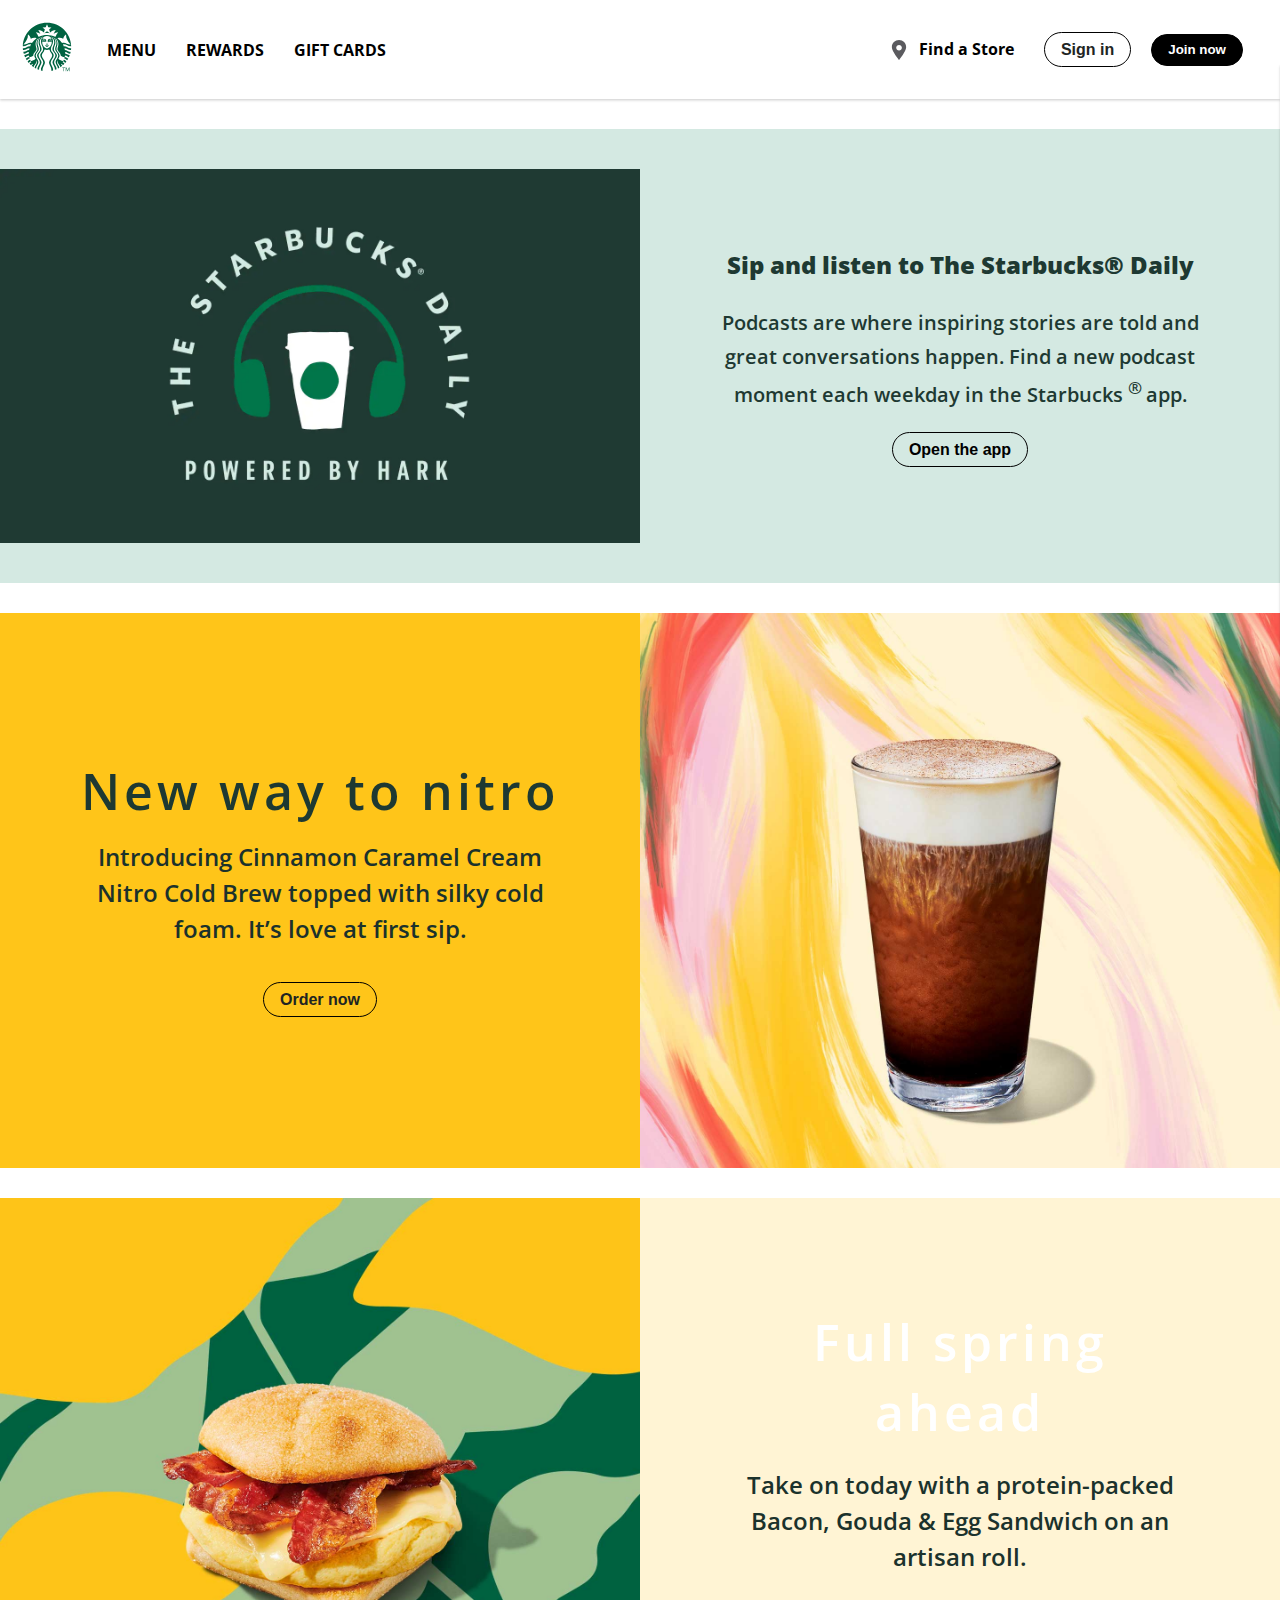
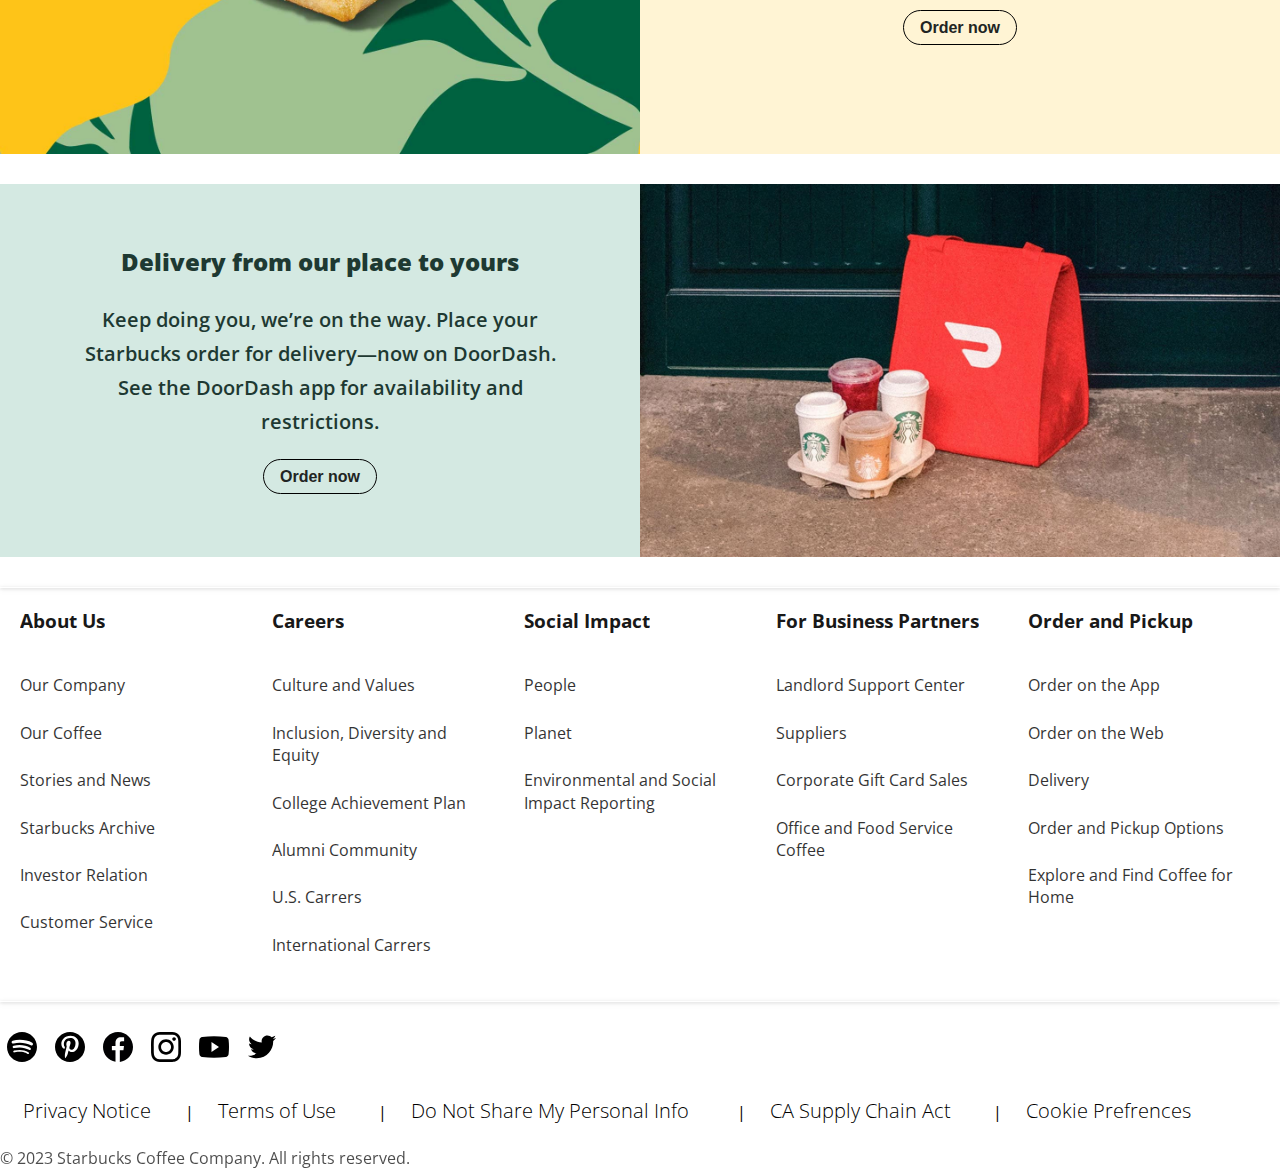
<file: index.html>
<!DOCTYPE html>
<html lang="en">
  <head>
    <meta charset="UTF-8" />
    <meta http-equiv="X-UA-Compatible" content="IE=edge" />
    <meta name="viewport" content="width=device-width, initial-scale=1.0" />
    <title>StarBucks Coffee Comapany</title>
    <link rel="stylesheet" href="style.css" />
  </head>
  <body>
    <nav class="navbar">
      <div class="navbar-container">
        <div class="navbar-logo">
          <a href="index.html"> <img src="/Img/logo.svg" alt="StarBucks""></a>
        </div>
        <ul class="navbar-nav-left">
          <li>
            <a href="#">Menu</a>
          </li>
          <li>
            <a href="#">Rewards</a>
          </li>
          <li>
            <a href="#">Gift Cards</a>
          </li>
        </ul>
        <ul class="navbar-nav-right">
          <li>
            <a href="#">
              <img src="/Img/marker.svg" alt="Location" />
              <span>Find a Store</span>
            </a>
          </li>
          <li>
            <button class="btn btn-dark-outline">Sign in</button>
          </li>
          <li>
            <button class="btn btn-dark">Join now</button>
          </li>
        </ul>

        <!-- Hamburgur Menu -->
        <button type="button" class="hamburgur" id="menu-btn">
          <span class="hamburgur-top"></span>
          <span class="hamburgur-mid"></span>
          <span class="hamburgur-bottom"></span>
        </button>
      </div>
    </nav>

    <!-- Mobile Menu -->
    <div class="mobile-menu hidden" id="menu">
      <ul>
        <li>
          <a href="#">Menu</a>
        </li>
        <li>
          <a href="#">Rewards</a>
        </li>
        <li>
          <a href="#">Gift Cards</a>
        </li>
      </ul>

      <div class="divider-menu"></div>
      <div class="mobile-menu-bottom">
        <button class="btn btn-dark-outline">Sign in</button>
        <button class="btn btn-dark">Join now</button>
        <div>
          <a href="#">
            <img src="/Img/marker.svg" alt="Location" />
            <span>Find a Store</span>
          </a>
        </div>
      </div>
    </div>

    <!-- Box A -->
    <section
      class="box box-a bg-primary text-center py-lg grid-col-2 grid-reversed">
      <img src="/Img/box-a.jpg" alt="StarBucks" />
      <div class="box-inner">
        <h2 class="text-md">Sip and listen to The Starbucks® Daily</h2>
        <p class="text-sm">
          Podcasts are where inspiring stories are told and great conversations
          happen. Find a new podcast moment each weekday in the Starbucks
          <sup>® </sup>app.
        </p>
        <button class="btn btn-dark-outline">
          <a href="/app.html">Open the app</a>
        </button>
      </div>
    </section>

    <!-- Box B -->
    <section class="box box-b bg-secondary text-center grid-col-2">
      <img src="/Img/box-b.jpg" />
      <div class="box-inner">
        <h2 class="text-xl">New way to nitro</h2>
        <p class="text-md">
          Introducing Cinnamon Caramel Cream Nitro Cold Brew topped with silky
          cold foam. It’s love at first sip.
        </p>
        <button class="btn btn-dark-outline">Order now</button>
      </div>
    </section>

    <!-- Box C -->
    <section
      class="box box-c bg-light-yellow text-center grid-col-2 grid-reversed">
      <img src="/Img/box-c.jpg" />
      <div class="box-inner">
        <h2 class="text-xl">Full spring ahead</h2>
        <p class="text-md">
          Take on today with a protein-packed Bacon, Gouda & Egg Sandwich on an
          artisan roll.
        </p>
        <button class="btn btn-dark-outline">Order now</button>
      </div>
    </section>

    <!-- Box D -->
    <section class="box box-d bg-primary text-center grid-col-2">
      <img src="/Img/box-d.jpg" />
      <div class="box-inner">
        <h2 class="text-md">Delivery from our place to yours</h2>
        <p class="text-sm">
          Keep doing you, we’re on the way. Place your Starbucks order for
          delivery—now on DoorDash. See the DoorDash app for availability and
          restrictions.
        </p>
        <button class="btn btn-dark-outline">Order now</button>
      </div>
    </section>

    <div class="divider"></div>

    <!-- Footer Menu  -->
    <div class="footer-menu-container">
      <div class="footer-menu-list">
        <h3>About Us</h3>
        <ul class="footer-list-items">
          <li>
            <a href="#">Our Company</a>
          </li>
          <li>
            <a href="#">Our Coffee</a>
          </li>
          <li>
            <a href="#">Stories and News</a>
          </li>
          <li>
            <a href="#">Starbucks Archive</a>
          </li>
          <li>
            <a href="#">Investor Relation</a>
          </li>
          <li>
            <a href="#">Customer Service</a>
          </li>
        </ul>
      </div>

      <div class="footer-menu-list">
        <h3>Careers</h3>
        <ul class="footer-list-items">
          <li>
            <a href="#">Culture and Values</a>
          </li>
          <li>
            <a href="#">Inclusion, Diversity and Equity</a>
          </li>
          <li>
            <a href="#">College Achievement Plan</a>
          </li>
          <li>
            <a href="#">Alumni Community</a>
          </li>
          <li>
            <a href="#">U.S. Carrers</a>
          </li>
          <li>
            <a href="#">International Carrers</a>
          </li>
        </ul>
      </div>

      <div class="footer-menu-list">
        <h3>Social Impact</h3>
        <ul class="footer-list-items">
          <li>
            <a href="#">People</a>
          </li>
          <li>
            <a href="#">Planet</a>
          </li>
          <li>
            <a href="#">Environmental and Social Impact Reporting</a>
          </li>
        </ul>
      </div>

      <div class="footer-menu-list">
        <h3>For Business Partners</h3>
        <ul class="footer-list-items">
          <li>
            <a href="#">Landlord Support Center</a>
          </li>
          <li>
            <a href="#">Suppliers</a>
          </li>
          <li>
            <a href="#">Corporate Gift Card Sales</a>
          </li>
          <li>
            <a href="#">Office and Food Service Coffee</a>
          </li>
        </ul>
      </div>

      <div class="footer-menu-list">
        <h3>Order and Pickup</h3>
        <ul class="footer-list-items">
          <li>
            <a href="#">Order on the App</a>
          </li>
          <li>
            <a href="#">Order on the Web</a>
          </li>
          <li>
            <a href="#">Delivery</a>
          </li>
          <li>
            <a href="#">Order and Pickup Options</a>
          </li>
          <li>
            <a href="#">Explore and Find Coffee for Home</a>
          </li>
        </ul>
      </div>
    </div>

    <!-- Footer Mobile Menu  -->
    <div class="mobile-menu-container">
      <div class="mobile-menu-list">
        <div class="mobile-list-items">
          <h2>About Us</h2>
          <button id="svg-btn" class="rotate-svg">
            <svg
              xmlns="http://www.w3.org/2000/svg"
              width="16"
              height="16"
              fill="currentColor"
              class="bi bi-chevron-down"
              viewBox="0 0 16 16">
              <path
                fill-rule="evenodd"
                d="M1.646 4.646a.5.5 0 0 1 .708 0L8 10.293l5.646-5.647a.5.5 0 0 1 .708.708l-6 6a.5.5 0 0 1-.708 0l-6-6a.5.5 0 0 1 0-.708z" />
            </svg>
          </button>
        </div>
      </div>
      <div class="mobile-menu-list">
        <div class="mobile-list-items">
          <h2>Carrers</h2>
          <button id="svg-btn" class="rotate-svg">
            <svg
              xmlns="http://www.w3.org/2000/svg"
              width="16"
              height="16"
              fill="currentColor"
              class="bi bi-chevron-down"
              viewBox="0 0 16 16">
              <path
                fill-rule="evenodd"
                d="M1.646 4.646a.5.5 0 0 1 .708 0L8 10.293l5.646-5.647a.5.5 0 0 1 .708.708l-6 6a.5.5 0 0 1-.708 0l-6-6a.5.5 0 0 1 0-.708z" />
            </svg>
          </button>
        </div>
      </div>
      <div class="mobile-menu-list">
        <div class="mobile-list-items">
          <h2>Social Impact</h2>
          <button id="svg-btn" class="rotate-svg">
            <svg
              xmlns="http://www.w3.org/2000/svg"
              width="16"
              height="16"
              fill="currentColor"
              class="bi bi-chevron-down"
              viewBox="0 0 16 16">
              <path
                fill-rule="evenodd"
                d="M1.646 4.646a.5.5 0 0 1 .708 0L8 10.293l5.646-5.647a.5.5 0 0 1 .708.708l-6 6a.5.5 0 0 1-.708 0l-6-6a.5.5 0 0 1 0-.708z" />
            </svg>
          </button>
        </div>
      </div>
      <div class="mobile-menu-list">
        <div class="mobile-list-items">
          <h2>For Business Partners</h2>
          <button id="svg-btn" class="rotate-svg">
            <svg
              xmlns="http://www.w3.org/2000/svg"
              width="16"
              height="16"
              fill="currentColor"
              class="bi b bi-chevron-down"
              viewBox="0 0 16 16">
              <path
                fill-rule="evenodd"
                d="M1.646 4.646a.5.5 0 0 1 .708 0L8 10.293l5.646-5.647a.5.5 0 0 1 .708.708l-6 6a.5.5 0 0 1-.708 0l-6-6a.5.5 0 0 1 0-.708z" />
            </svg>
          </button>
        </div>
      </div>
      <div class="mobile-menu-list">
        <div class="mobile-list-items">
          <h2>Order and Pickup</h2>
          <button id="svg-btn" class="rotate-svg">
            <svg
              xmlns="http://www.w3.org/2000/svg"
              width="16"
              height="16"
              fill="currentColor"
              class="bi bi-chevron-down"
              viewBox="0 0 16 16">
              <path
                fill-rule="evenodd"
                d="M1.646 4.646a.5.5 0 0 1 .708 0L8 10.293l5.646-5.647a.5.5 0 0 1 .708.708l-6 6a.5.5 0 0 1-.708 0l-6-6a.5.5 0 0 1 0-.708z" />
            </svg>
          </button>
        </div>
      </div>
    </div>

    <div class="divider"></div>

    <footer class="footer">
      <div class="footer-container">
        <div class="social">
          <a href="https://spotify.com">
            <img src="/Img/social-spotify.svg" alt="spotify" />
          </a>
          <a href="https://pinterest.com">
            <img src="/Img/social-pinterest.svg" alt="pinterest" />
          </a>
          <a href="https://facebook.com">
            <img src="/Img/social-facebook.svg" alt="facebook" />
          </a>
          <a href="https://instagram.com">
            <img src="/Img/social-instagram.svg" alt="instagram" />
          </a>
          <a href="https://youtube.com">
            <img src="/Img/social-youtube.svg" alt="youtube" />
          </a>
          <a href="https://twitter.com">
            <img src="/Img/social-twitter.svg" alt="twitter" />
          </a>
        </div>

        <div class="footer-nav">
          <ul class="footer-nav-list">
            <li>
              <a href="#">Privacy Notice</a>
            </li>
            <li>
              <span>|</span>
              <a href="#">Terms of Use</a>
            </li>
            <li>
              <span>|</span>
              <a href="#">Do Not Share My Personal Info</a>
            </li>
            <li>
              <span>|</span>
              <a href="#">CA Supply Chain Act</a>
            </li>
            <li>
              <span>|</span>
              <a href="#">Cookie Prefrences</a>
            </li>
          </ul>
        </div>

        <!-- Moble Footer Nav -->
        <div class="mobile-footer-nav">
          <ul class="mobile-footer-nav-list">
            <li>
              <a href="#">Privacy Notice</a>
            </li>
            <li>
              <a href="#">Terms of Use</a>
            </li>
            <li>
              <a href="#">Do Not Share My Personal Info</a>
            </li>
            <li>
              <a href="#">CA Supply Chain Act</a>
            </li>
            <li>
              <a href="#">Cookie Prefrences</a>
            </li>
          </ul>
        </div>
      </div>

      <p class="copyright">
        &copy; 2023 Starbucks Coffee Company. All rights reserved.
      </p>
    </footer>

    <script src="script.js"></script>
  </body>
</html>
</file>
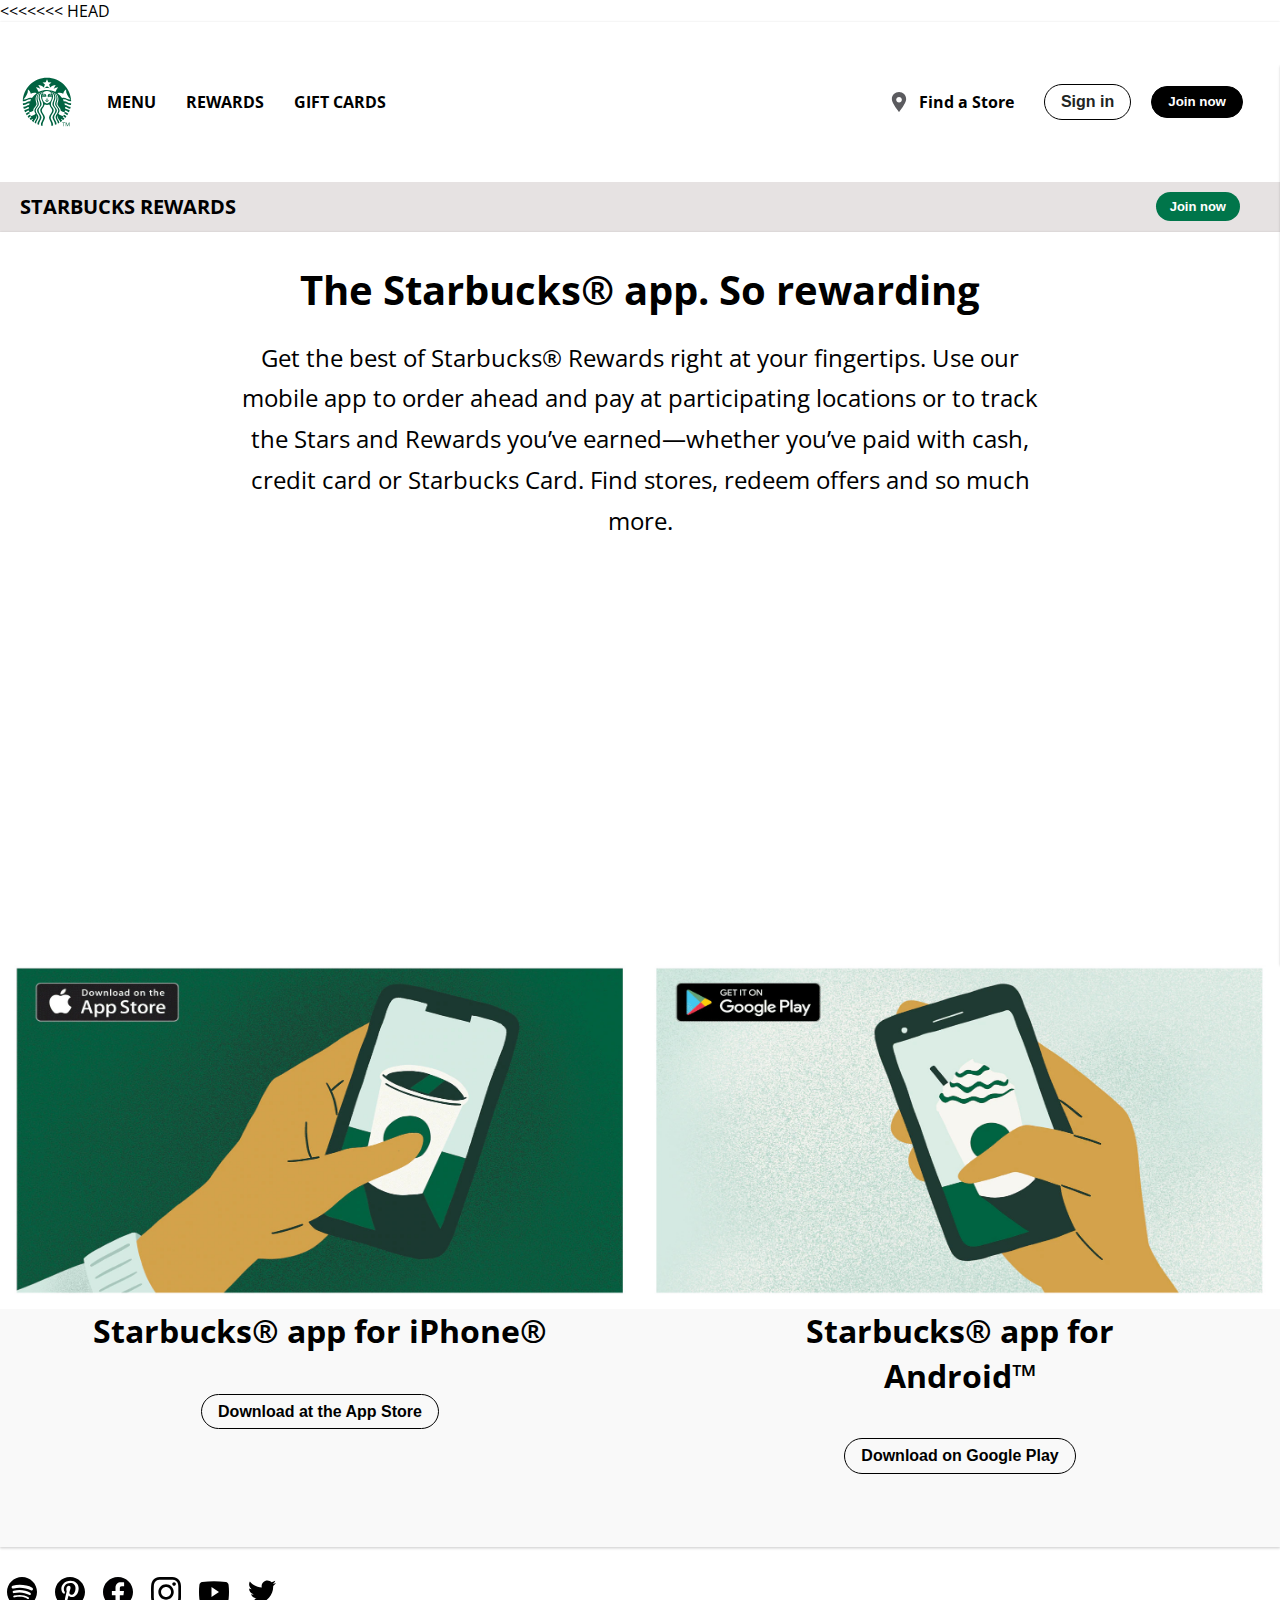
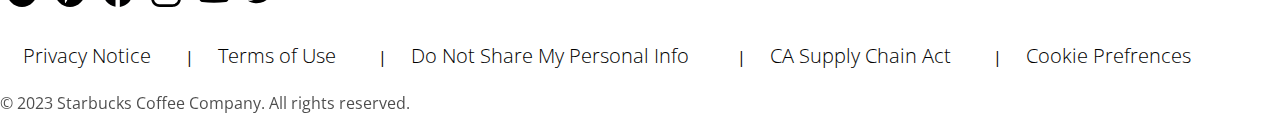
<file: app.html>
<<<<<<< HEAD
<!DOCTYPE html>
<html lang="en">
  <head>
    <meta charset="UTF-8" />
    <meta http-equiv="X-UA-Compatible" content="IE=edge" />
    <meta name="viewport" content="width=device-width, initial-scale=1.0" />
    <title>Starbucks App for iPhone and Android</title>
    <link rel="stylesheet" href="/app/app.css" />
    <link rel="stylesheet" href="/style.css" />
  </head>
  <body>
    <nav class="navbar">
      <div class="navbar-container">
        <div class="navbar-logo">
          <a href="index.html"> <img src="/Img/logo.svg" alt="StarBucks""></a>
        </div>
        <ul class="navbar-nav-left">
          <li>
            <a href="#">Menu</a>
          </li>
          <li>
            <a href="#">Rewards</a>
          </li>
          <li>
            <a href="#">Gift Cards</a>
          </li>
        </ul>
        <ul class="navbar-nav-right">
          <li>
            <a href="#">
              <img src="/Img/marker.svg" alt="Location" />
              <span>Find a Store</span>
            </a>
          </li>
          <li>
            <button class="btn btn-dark-outline">Sign in</button>
          </li>
          <li>
            <button class="btn btn-dark">Join now</button>
          </li>
        </ul>

        <!-- Hamburgur Menu -->
        <button type="button" class="hamburgur" id="menu-btn">
          <span class="hamburgur-top"></span>
          <span class="hamburgur-mid"></span>
          <span class="hamburgur-bottom"></span>
        </button>
      </div>
    </nav>

    <!-- Mobile Menu -->
    <div class="mobile-menu hidden" id="menu">
      <ul>
        <li>
          <a href="#">Menu</a>
        </li>
        <li>
          <a href="#">Rewards</a>
        </li>
        <li>
          <a href="#">Gift Cards</a>
        </li>
      </ul>

      <div class="divider-menu"></div>
      <div class="mobile-menu-bottom">
        <button class="btn btn-dark-outline">Sign in</button>
        <button class="btn btn-dark">Join now</button>
        <div>
          <a href="#">
            <img src="/Img/marker.svg" alt="Location" />
            <span>Find a Store</span>
          </a>
        </div>
      </div>
    </div>

    <!-- Rewards -->
    <div class="reward">
      <div class="reward-container">
        <h3>STARBUCKS REWARDS</h3>
        <button class="btn-green">Join now</button>
      </div>
    </div>

    <!-- App -->
    <section class="app-info">
      <div class="text-container">
        <h2 class="text-lg">The Starbucks® app. So rewarding</h2>
        <p class="text-md">
          Get the best of Starbucks® Rewards right at your fingertips. Use our
          mobile app to order ahead and pay at participating locations or to
          track the Stars and Rewards you’ve earned—whether you’ve paid with
          cash, credit card or Starbucks Card. Find stores, redeem offers and so
          much more.
        </p>
      </div>
      <div class="app-list">
        <div class="ios-app">
          <img src="/Img/ios-app.jpg" alt="" />
          <div class="app-box">
            <h2>Starbucks® app for iPhone®</h2>
            <button class="btn btn-dark-outline">
              <a href="">Download at the App Store</a>
            </button>
          </div>
        </div>
        <div class="android-app">
          <img src="/Img/android-app.jpg" alt="" />
          <div class="app-box">
            <h2>Starbucks® app for Android™</h2>
            <button class="btn btn-dark-outline">
              <a href="">Download on Google Play</a>
            </button>
          </div>
        </div>
      </div>
    </section>

    <!-- Footer -->
    <footer class="footer">
      <div class="footer-container">
        <div class="social">
          <a href="https://spotify.com">
            <img src="/Img/social-spotify.svg" alt="spotify" />
          </a>
          <a href="https://pinterest.com">
            <img src="/Img/social-pinterest.svg" alt="pinterest" />
          </a>
          <a href="https://facebook.com">
            <img src="/Img/social-facebook.svg" alt="facebook" />
          </a>
          <a href="https://instagram.com">
            <img src="/Img/social-instagram.svg" alt="instagram" />
          </a>
          <a href="https://youtube.com">
            <img src="/Img/social-youtube.svg" alt="youtube" />
          </a>
          <a href="https://twitter.com">
            <img src="/Img/social-twitter.svg" alt="twitter" />
          </a>
        </div>

        <div class="footer-nav">
          <ul class="footer-nav-list">
            <li>
              <a href="#">Privacy Notice</a>
            </li>
            <li>
              <span>|</span>
              <a href="#">Terms of Use</a>
            </li>
            <li>
              <span>|</span>
              <a href="#">Do Not Share My Personal Info</a>
            </li>
            <li>
              <span>|</span>
              <a href="#">CA Supply Chain Act</a>
            </li>
            <li>
              <span>|</span>
              <a href="#">Cookie Prefrences</a>
            </li>
          </ul>
        </div>

        <!-- Moble Footer Nav -->
        <div class="mobile-footer-nav">
          <ul class="mobile-footer-nav-list">
            <li>
              <a href="#">Privacy Notice</a>
            </li>
            <li>
              <a href="#">Terms of Use</a>
            </li>
            <li>
              <a href="#">Do Not Share My Personal Info</a>
            </li>
            <li>
              <a href="#">CA Supply Chain Act</a>
            </li>
            <li>
              <a href="#">Cookie Prefrences</a>
            </li>
          </ul>
        </div>
      </div>

      <p class="copyright">
        &copy; 2023 Starbucks Coffee Company. All rights reserved.
      </p>
    </footer>
    <script src="/script.js"></script>
  </body>
</html>
</file>
<file: style.css>
@import url('https://fonts.googleapis.com/css2?family=Open+Sans:wght@400;600;700&display=swap');


:root{
    --color-primary: #d4e9e2;
    --color-secondary: #ffc519;
    --color-light-green: #00754a;
    --color-light-yellow: #fff4d4;
    --color-other: #1e3932;
}

*{
    box-sizing: border-box;
    margin: 0;
    padding: 0;
}

html, body {
    font-family: 'Open Sans', sans-serif;
    line-height: 1.4;
    color: #000;
}

a{
    color: #000;
}

ul{
    list-style: none;
}

p{
    margin: 5px 0px;
    line-height: 1.7;
}

img{
    max-width: 100%;
}

.navbar{
    width: 100%;
    height: auto;
    padding: 22px;
    background-color: #fff;
    box-shadow: 0px 1px 3px rgba(0 0 0 / 10%), 0 2px 2px rgba(0 0 0 / 6%), 0 0 2px rgba(0 0 0 / 7%) ;
}

.navbar-container{
    display: flex;
    justify-content: space-between;
    align-items: center;
    max-width: 1440px;
    margin: 0 auto;
}

.navbar img{
    width: 50px;
    height: 50px;
}

.navbar ul{
    display: flex;
    align-items: center;
}

.navbar li{
    margin: 0px 15px;
}

.navbar a {
    text-decoration: none;
    font-weight: bold;
    color: #000;
}

.navbar a:hover{
    color: var(--color-primary);
}

.navbar-nav-left{
    text-transform: uppercase;
    flex: 1;
    margin-left: 20px;
}


.navbar-nav-right img{
    width: 20px;
    height: 20px;
    margin-right: 10px;
}

.navbar-nav-right li:first-child a{
    display: flex;
    align-items: center;
}

.navbar-nav-right li:nth-child(2) {
    /* margin: 0px 5px; */
    margin-top: 0px;
    margin-bottom: 0px;
    margin-left: 15px;
    margin-right: 5px;
}

/* Box */
.box{
    /* margin-bottom: 20px; */
    margin: 30px 0px;
    /* padding-bottom: 20px; */
}

.box-inner{
    max-width: 83%;
    margin: 0 auto;    
    padding: 0px 25px;
}

.grid-col-2{
    display: grid;
    grid-template-columns: 1fr 1fr;
    align-items: center;
    /* gap: 2rem; */
}

.grid-reversed:first-child{
    order:2;
}

.box .btn{
    margin-top: 15px;
}

.box-a h2{
    color: var(--color-other);
    font-weight: 800;
    line-height: 1.7;
}


.box-a p{
    color: var(--color-other);
    font-weight: 600;
    line-height: 1.7;
}

.box-b h2{
    color: var(--color-other);
    font-weight: 600;
    line-height: 1.1;


}

.box-b p{
    color: #1b322c;
    line-height: 1.5;
    font-weight: 600;
    padding: 0px 10px;

}

.social.box-c h2{
    color: var(--color-other);
    font-weight: 600;
    line-height: 1.1;
}

.box-c p{
    color: #1b322c;
    line-height: 1.5;
    font-weight: 600;
}

.box-d h2{
    color: var(--color-other);
    font-weight: 800;
    line-height: 1.7;
    margin-top: 20px;
}

.box-d p{
    color: var(--color-other);
    font-weight: 600;
    line-height: 1.7;
}

.box-d .btn{
    margin-bottom: 25px;
}

.box-b img{
    order: 2;
}

.box-d img{
    order: 2;
}

/* Buttons */
.btn{
    cursor: pointer;
    display: inline-block;
    background: none;
    border: 1px #000 solid;
    padding: 7px 16px;
    border-radius: 50px;
    line-height: 1.2;
    font-weight: 600;
    text-align: center;
    transition: all .2s ease;
}

.btn-dark-outline{
    background-color: none;
    color: rgb(33 36 35);
    font-size: 1rem;
 }

.btn-light-outline{
    border: #fff;
    color: #fff;
}

.btn-dark-outline:hover{
    background-color: rgba(0, 0, 0, 0.06);
}

.btn-dark{
    background-color: #000;
    color: #fff;
}

.btn-dark:hover{
    background-color: #333;
}


/* Divider */
.divider{
    width: 100%;
    height: 1px;
    box-shadow: 0px 1px 3px rgba(0 0 0 / 20%), 0 4px 4px rgba(0 0 0 / 6%), 0 0 4px rgba(0 0 0 / 10%) ;
}

/* Footer menu */
.footer-menu-container{
    padding: 20px 10px;
    display: flex;
    justify-content: space-around;
}

.footer-menu-list{
    width: 90%;
}

.footer-menu-list h3{
    opacity: .9;
    margin-left: 10px;
}

.footer-list-items{
    margin-top: 40px;
    width: 20%;
    padding: 0px 10px;
}

.footer-list-items li{
    margin: 25px 0px;
    width: 260%;
}


.footer-list-items a{
    text-decoration: none;
    opacity: 0.8;
    width: 260%;
    display: block;
}

.footer-list-items a:hover{
    opacity: 1;
}

/* Mobile Footer List menu */
.mobile-menu-container{
    display: none;
}

.mobile-list-items{
    display: flex;
    justify-content: space-between;
    padding: 18px 20px;
}

.mobile-list-items button{
    cursor: pointer;
    background: none;
    border: none;
}

.mobile-list-items button:hover{
    transition: all .2s ease-out;
    fill: transparent;
    transform: scale(.4);
    transform-origin: center;
    opacity: .5;
}

.mobile-list-items h2{
    font-size: 13px;
    font-weight: 400;
}

.mobile-menu-list:nth-child(1){
    padding-top: 15px;    
}

.mobile-menu-list:nth-child(5){
    padding-bottom: 25px;    
}

.mobile-list-items svg{
    opacity: 1;
}

/* .mobile-list-items button: */

.rotate-svg-up{
    top: 15px;
    right: 10px;
    transform: rotate(180deg);
    transition: transform 300ms;
}

.rotate-svg-down{
    top: 15px;
    right: 10px;
    transform: rotate(0deg);
    transition: transform 300ms;
}

.b svg {
   transform: rotate(0deg); 
}

/* footer */
.footer-container{
    width: 100%;
    max-width: 1440px;
    margin: 0px auto;
}

.social img{
    width: 30px;
    height: 30px;
    margin: 30px 7px 10px 7px;
}

.social a{
    text-decoration: none;
}

.social a:hover{
    transition: all .2s ease-out;
    fill: transparent;
    transform: scale(.4);
    transform-origin: center;
    opacity: .5;
}

.copyright{
    max-width: 1440px;
    margin: 0 auto;
    opacity: 0.7;
}

.footer-nav .footer-nav-list{
    display: grid;
    grid-template-columns: 0.7fr 0.7fr 1.5fr 1fr 1fr;
    width: 95%;
}

.footer-nav-list{
    margin: 20px 0px;
}
.footer-nav a{
    text-decoration: none;
    font-size: 20px;
    text-align: center;
    font-weight: 300;
}

.footer-nav li a:hover{
    text-decoration: underline;
}

.footer-nav-list li{
     text-align: center;
}

.footer-nav-list li span{
    padding-right:20px;
}


/* Mobile Footer nav */
.mobile-footer-nav{
    display: none;
}

.mobile-footer-nav-list{
 display: flex;
 flex-direction: column;
 align-items: flex-start;
 

}

.mobile-footer-nav-list li{
    margin: 10px 20px;
}

.mobile-footer-nav-list li a{
    text-decoration: none;
    font-size: 14px;
}

.mobile-footer-nav-list li a:hover{
    text-decoration: underline;
}

/* Utility Classes */

    /* Background Colors */
.bg-primary {
    background-color: var(--color-primary);
    color: #fff;
}

.bg-secondary {
    background-color: var(--color-secondary);
    color: #fff;
}

.bg-light-yellow {
    background-color: var(--color-light-yellow);
    color: #fff;
}

    /* Text Styles */
.text-center{
    text-align: center;
}

.text-xl{
    font-size: 50px;
    margin-bottom: 20px;
    letter-spacing: 4px;
    font-weight: 600;
}

.text-lg{
    font-size: 40px;
    margin-bottom: 20px;
}

.text-md{
    font-size: 24px;
    margin-bottom: 20px;
}

.text-sm{
    font-size: 20px;
    /* margin-bottom: 20px; */
}

    /* Padding */
.py-lg{
    padding: 40px 0px;
}

.py-md{
    padding: 20px 0px;
}

.py-sm{
    padding: 10px 0px;
}

.hamburgur{
    height: 25px;
    width: 25px;
    cursor: pointer;
    position: relative;
    border: none;
    background: none;
    margin-right: 5px;
    margin-top: 10px;
    transition: all 0.25s ease;
    z-index: 10;
    display: none;
}

.hamburgur-top,
.hamburgur-mid,
.hamburgur-bottom{
    position: absolute;
    top: 0;
    left: 0;
    background: #000;
    width: 24px;
    height: 2px;
    transform: rotate(0);
    transition: all 0.2s ease;
}

.hamburgur-mid{
    transform: translateY(7px);
}

.hamburgur-bottom{
    transform: translateY(14px);
}

/* Harmurger Menu */
.open .hamburgur-top{
    transform: rotate(45deg) translateY(6px) translateX(6px);
}

.open .hamburgur-mid{
    display: none;
}

.open .hamburgur-bottom{
    transform: rotate(-45deg) translateY(6px) translateX(-6px);
}

/* Mobile Menu */
.mobile-menu{
    position: fixed;
    background: #fff;
    top: 65px;
    right: 0;
    height: 100%;
    width: 90%;
    color: #000;
    padding: 30px;
    box-shadow: 0px 1px 3px rgba(0 0 0 / 10%), 0 2px 2px rgba(0 0 0 / 6%), 0 0 2px rgba(0 0 0 / 7%) ;
    transition: all 0.3s;
   
}

.mobile-menu ul{
    line-height: 3;
    border-bottom: #777 solid 1px;
    padding-bottom: 10px;
    margin-bottom: 20px;
}

.mobile-menu a{
    text-decoration: none;
    font-size: 18px;
    font-weight: 500;
}

.mobile-menu a:hover{
    color: var(--color-light-green);
}

.mobile-menu div a{
    display: flex;
    align-items: center;
    margin-top: 20px;
    font-size: 15px;
}

.mobile-menu img{
    height: 17px;
    width: 17px;
    margin-right:5px;
}

.hidden{
    transform: translateX(100%);
}

.no-scroll{
    overflow: hidden;
}

button a{
    text-decoration: none;
}

/* Tablet Responsiveness */
@media  (max-width: 960px){
    .text-xl{
        font-size: 34px;
    }

    .text-lg{
        font-size: 25px;
    }

    .text-md{
        font-size: 20px;
    }
    .text-sm{
        font-size: 16px;
    }
}

@media (min-width: 1440px){
    .box, .footer-menu-container{
        max-width: 1440px;
        margin-left: auto;
        margin-right: auto;
    }
}

/* Mobile Responsive */
@media (max-width: 768px) {
    .text-xl{
        font-size: 28px;
        letter-spacing: 1px;
        font-weight: bold;
        margin-top: 20px;
    }
    .box-inner{
        padding: 0px 6px;
        max-width: 97%;
    }
    .hamburgur{
        display: block;
    }
    .grid-col-2{
        grid-template-columns: 1fr;
    }
    .grid-reversed:first-child{
        order: 0;
    }
    .box-b .btn{
        margin-bottom: 30px;
    }
    .box-c .btn{
        margin-bottom: 30px;
    }
    .box h2{
        padding-top: 20px;
    }
    .box-b img{
        order: 0;
    }
    .box-d img{
        order: 0;
    }
    .navbar{
        padding: 10px;
    }
    .navbar-logo img{
        width: 40px;
        height: 40px;
    }
    .navbar-container .navbar-nav-left,.navbar-container .navbar-nav-right{
        display: none;
    }
    .footer-menu-container{
        display: none;
    }
    .mobile-menu-container{
        display: block;
    }
    .footer-container{
    margin: 0px 0px;
    }
    .copyright{
        margin-left: 20px;
        font-size: 12px;
    }
    .footer-nav{
        display: none;
    }
    .mobile-footer-nav{
        display: block;
    }  
}
</file>
<file: app/app.css>
.reward{
    background-color: #e6e2e2;
}

.reward-container{
    height: 50px;
    display: flex;
    justify-content: space-between;
    align-items: center;
}


.reward-container h3{
    font-family: 'Open Sans';
    font-size: 20px;
    margin-left: 20px;
}

.btn-green{
    cursor: pointer;
    padding: 7px 14px;
    border-radius: 50px;
    border: none;
    background: #00754a;
    color: white;
    font-weight: 600;
    font-size: 13px;
    margin-right: 40px;
}

.btn-green:hover{
    background-color: #035537;
}

.app-info{
    box-shadow: 0px 1px 3px rgba(0 0 0 / 10%), 0 2px 2px rgba(0 0 0 / 6%), 0 0 2px rgba(0 0 0 / 7%) ;
}

.text-container{
    height: 80%;
    text-align: center;
    padding: 30px 230px;
}

.app-box{
    padding: 0px 90px;
    text-align: center;
}

.app-list{
    display: grid;
    grid-template-columns: 1fr 1fr;
}

.app-list img{
    height: 60%;
    width: 100%;
}

.app-list h2{
    font-size: 32px;
    font-weight: bold;
}

.ios-app, .android-app{
    background: #f9f9f9;
}

button{
    margin-top: 40px;
    margin-bottom: 40px;
}

@media (min-width: 1440px){
    .app-info,.reward-container{
        max-width: 1440px;
        margin-left: auto;
        margin-right: auto;
    }
}


@media (max-width: 768px) {
    .reward-container{
         height: 40px;
    }
   
    .reward-container h3{
        font-size: smaller;
        margin-left: 10px;
    }

    .btn-green{
        margin-top: 0px;
        margin-right: 10px;
        padding: 6px 12px;
        font-size: small;
    }

    .text-container{
        height: 70%;
        text-align: center;
        padding: 20px 20px;
    }
    
    .text-container p{
        font-size: 16px;
    }

    .app-list{
        grid-template-columns: 1fr;
    }

    .app-list img{
        height: 50%;
        width: 100%;
    }

    .app-list h2{
        font-size: 20px;
        font-weight: bold;
    }

    .app-box{
        padding: 0px 0px;
    }
    button{
        margin-top: 40px;
        margin-bottom: 0px;
    }
}
</file>
